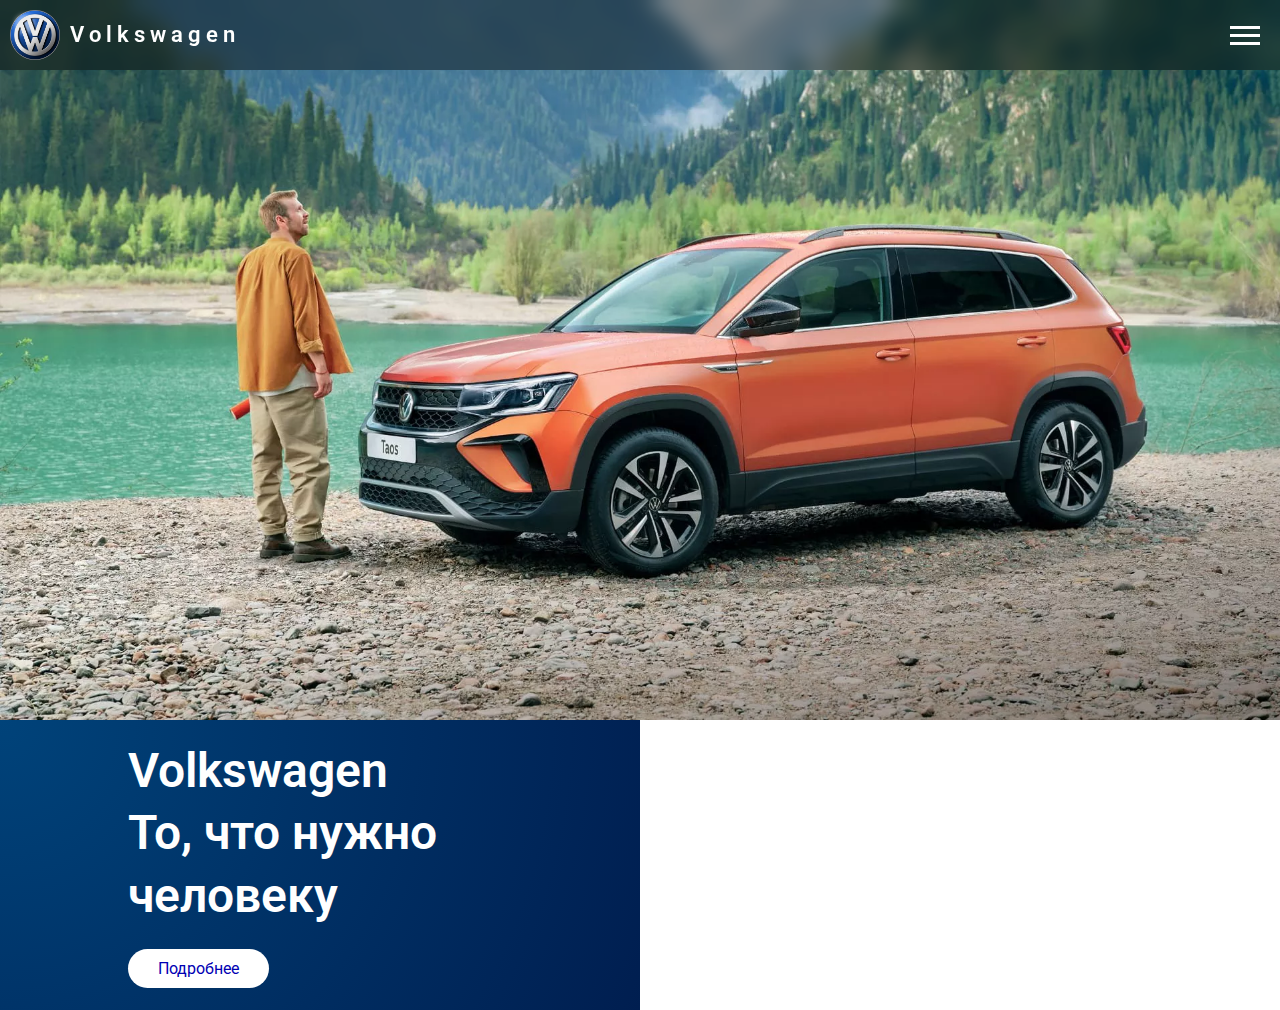
<file: index.html>
<!DOCTYPE html>
<html lang="en">
<head>
  <meta charset="UTF-8">
  <meta name="viewport" content="width=device-width, initial-scale=1.0">
  <meta http-equiv="X-UA-Compatible" content="ie=edge">
  <title>Volkswagen</title>
  <link rel="stylesheet" href="style.css">
</head>
<body>
  <header>
    <a href="index.html">
      <img src="assets/img/volkswagen-logo.png" alt="" >
      <span>Volkswagen</span>
    </a>

    <button class="burger">
      <span></span>
      <span></span>
      <span></span>

      <div class="menu">
        <a href="index.html" class="close">Закрыть</a>
        <a href="about.html" class="page-link">О компании</a>
        <a href="catalog.html" class="page-link">Каталог продукции</a>
        <a href="prices.html" class="page-link">Прайс-лист</a>
      </div>
    </button>
  </header>


  <section class="top">
    <img src="assets/img/top.webp" alt="">
  </section>


  <section class="your-needs">
    <div>
      Volkswagen
      <br>
      То, что нужно
      <br>
      человеку
      <br>

      <a href="about.html">
        Подробнее
      </a>
    </div>
  </section>
</body>
</html>
</file>
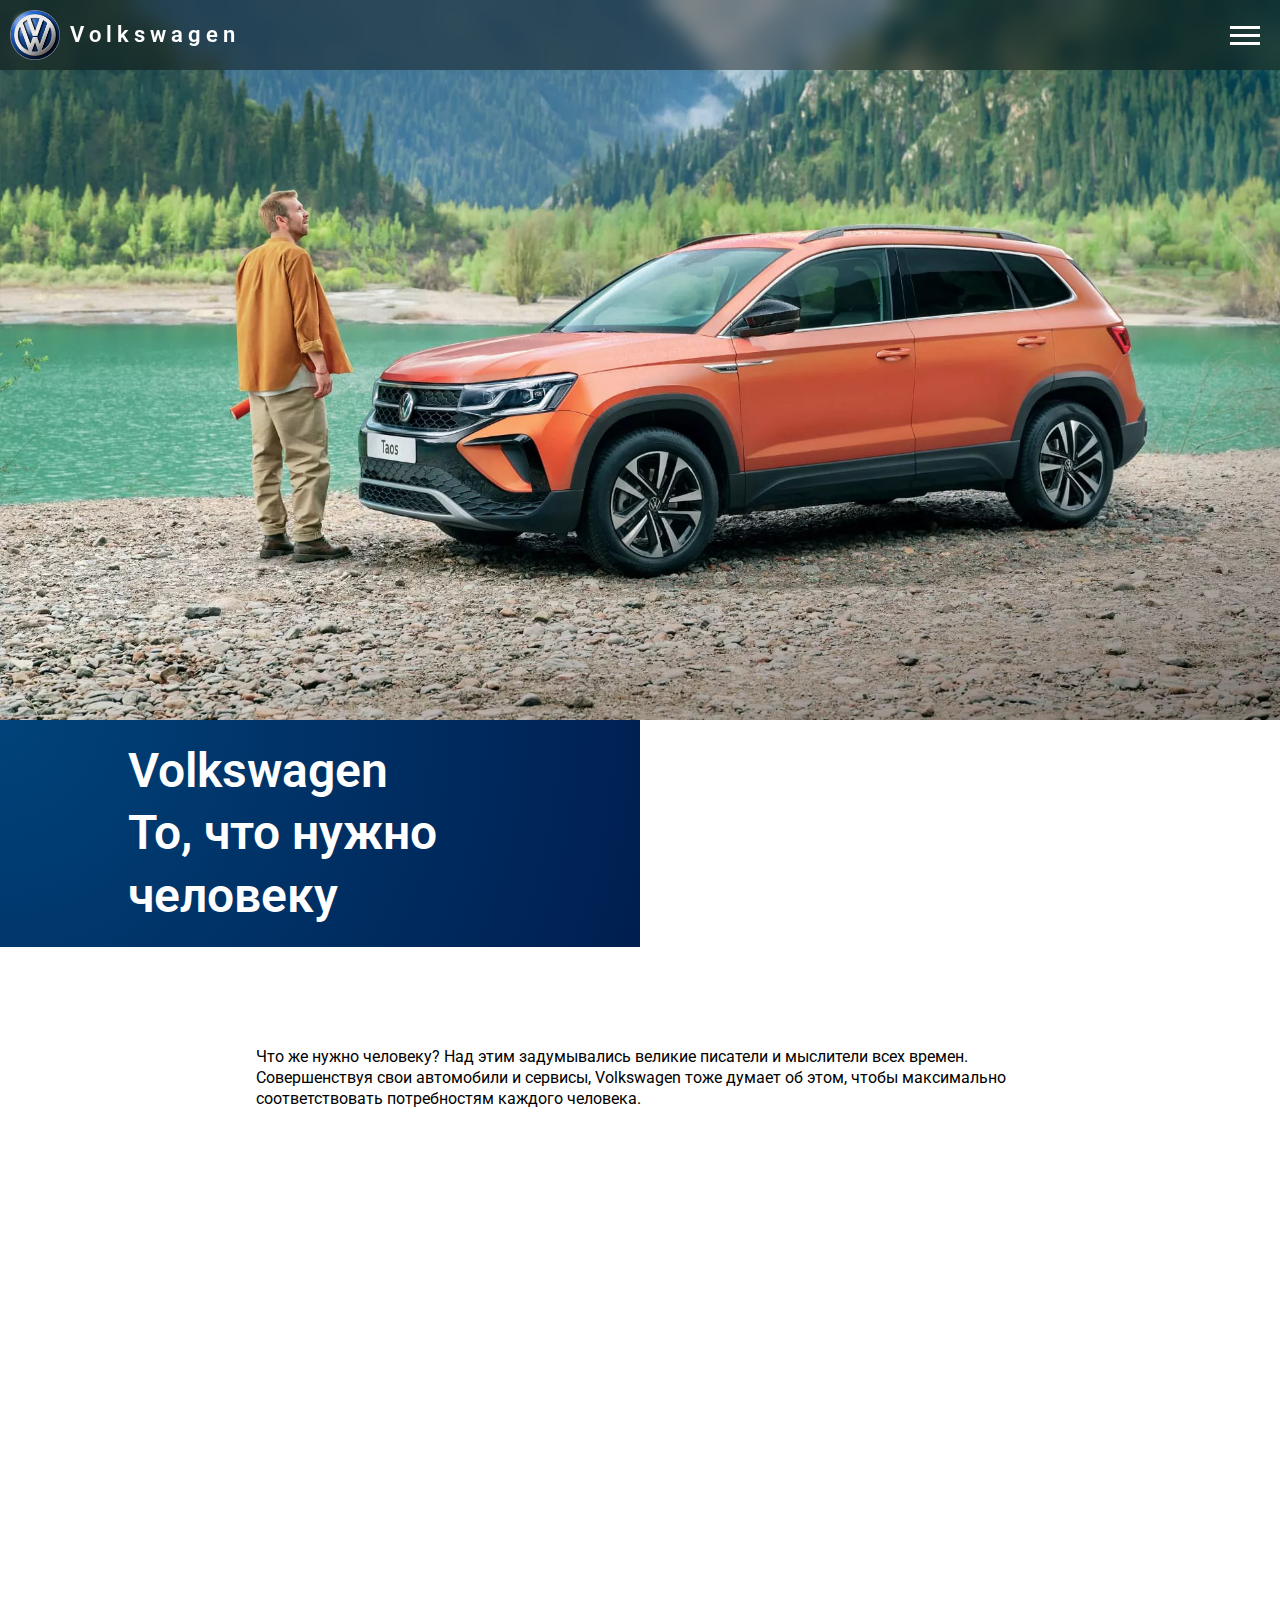
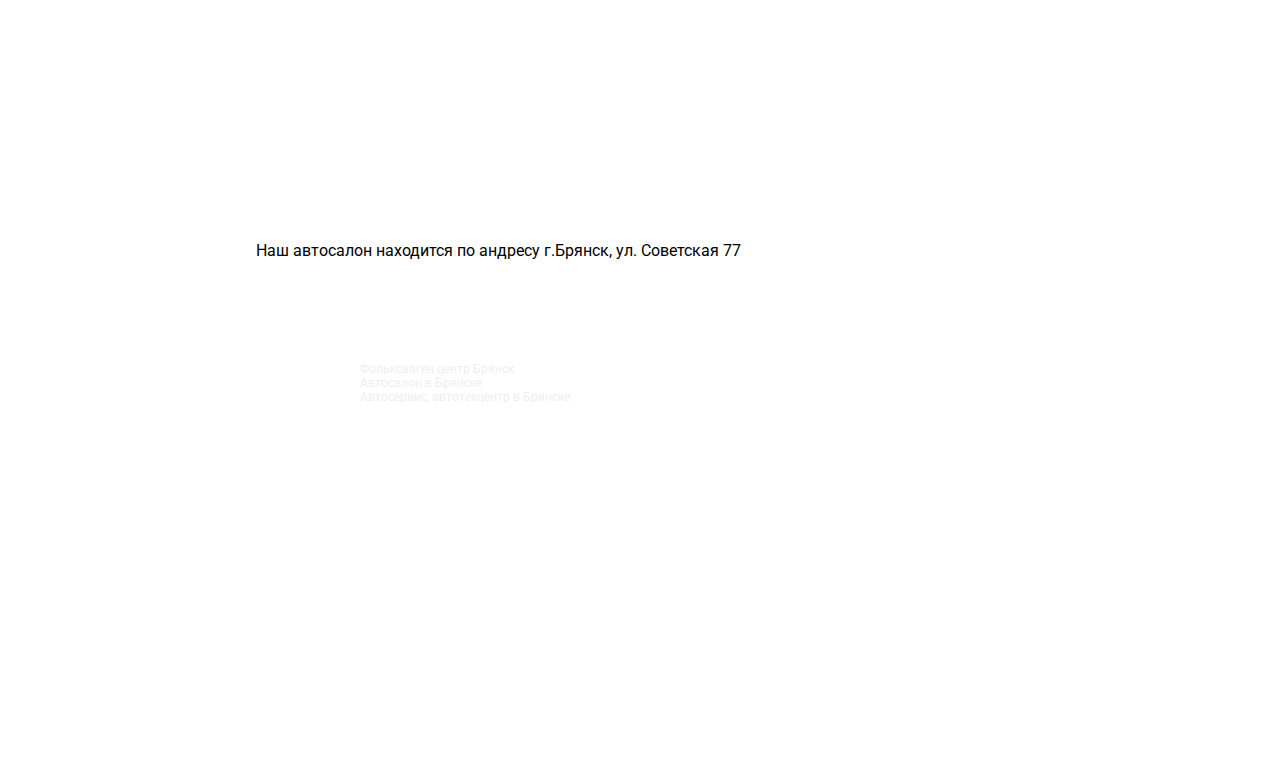
<file: about.html>
<!DOCTYPE html>
<html lang="en">
<head>
  <meta charset="UTF-8">
  <meta name="viewport" content="width=device-width, initial-scale=1.0">
  <meta http-equiv="X-UA-Compatible" content="ie=edge">
  <link rel="stylesheet" href="style.css">
  <title>Volkswagen</title>
</head>
<body>
  <header>
    <a href="index.html">
      <img src="assets/img/volkswagen-logo.png" alt="" >
      <span>Volkswagen</span>
    </a>

    <button class="burger">
      <span></span>
      <span></span>
      <span></span>

      <div class="menu">
        <a href="index.html" class="close">Закрыть</a>
        <a href="about.html" class="page-link">О компании</a>
        <a href="catalog.html" class="page-link">Каталог продукции</a>
        <a href="prices.html" class="page-link">Прайс-лист</a>
      </div>
    </button>
  </header>


  <section class="top">
    <img src="assets/img/top.webp" alt="">
  </section>


  <section class="your-needs">
    <div>
      Volkswagen
      <br>
      То, что нужно
      <br>
      человеку

    </div>
  </section>

  <section class="people-need">
    Что же нужно человеку? Над этим задумывались великие писатели и мыслители всех времен. Совершенствуя свои автомобили и сервисы, Volkswagen тоже думает об этом, чтобы максимально соответствовать потребностям каждого человека.
  </section>

  <video src="https://youtu.be/OtN3jtYPn4o"></video>
  <iframe width="935" height="526" src="https://www.youtube.com/embed/OtN3jtYPn4o" title="Лучшее видео про Volkswagen Golf - Бабушка в главной роли!" frameborder="0" allow="accelerometer; autoplay; clipboard-write; encrypted-media; gyroscope; picture-in-picture" allowfullscreen></iframe>


  <section class="people-need">
    Наш автосалон находится по андресу г.Брянск, ул. Советская 77
  </section>
  <div class="yandex">
    <div class="q"style="position:relative;overflow:hidden;"><a href="https://yandex.ru/maps/org/folksvagen_tsentr_bryansk/1019582614/?utm_medium=mapframe&utm_source=maps" style="color:#eee;font-size:12px;position:absolute;top:0px;">Фольксваген центр Брянск</a><a href="https://yandex.ru/maps/191/bryansk/category/car_dealership/184105322/?utm_medium=mapframe&utm_source=maps" style="color:#eee;font-size:12px;position:absolute;top:14px;">Автосалон в Брянске</a><a href="https://yandex.ru/maps/191/bryansk/category/auto_repair_shop/184105246/?utm_medium=mapframe&utm_source=maps" style="color:#eee;font-size:12px;position:absolute;top:28px;">Автосервис, автотехцентр в Брянске</a><iframe src="https://yandex.ru/map-widget/v1/-/CCUVqCSWDB" width="560" height="400" frameborder="1" allowfullscreen="true" style="position:relative;">
    </iframe></div>
 </div>
</body>
</html>
</file>
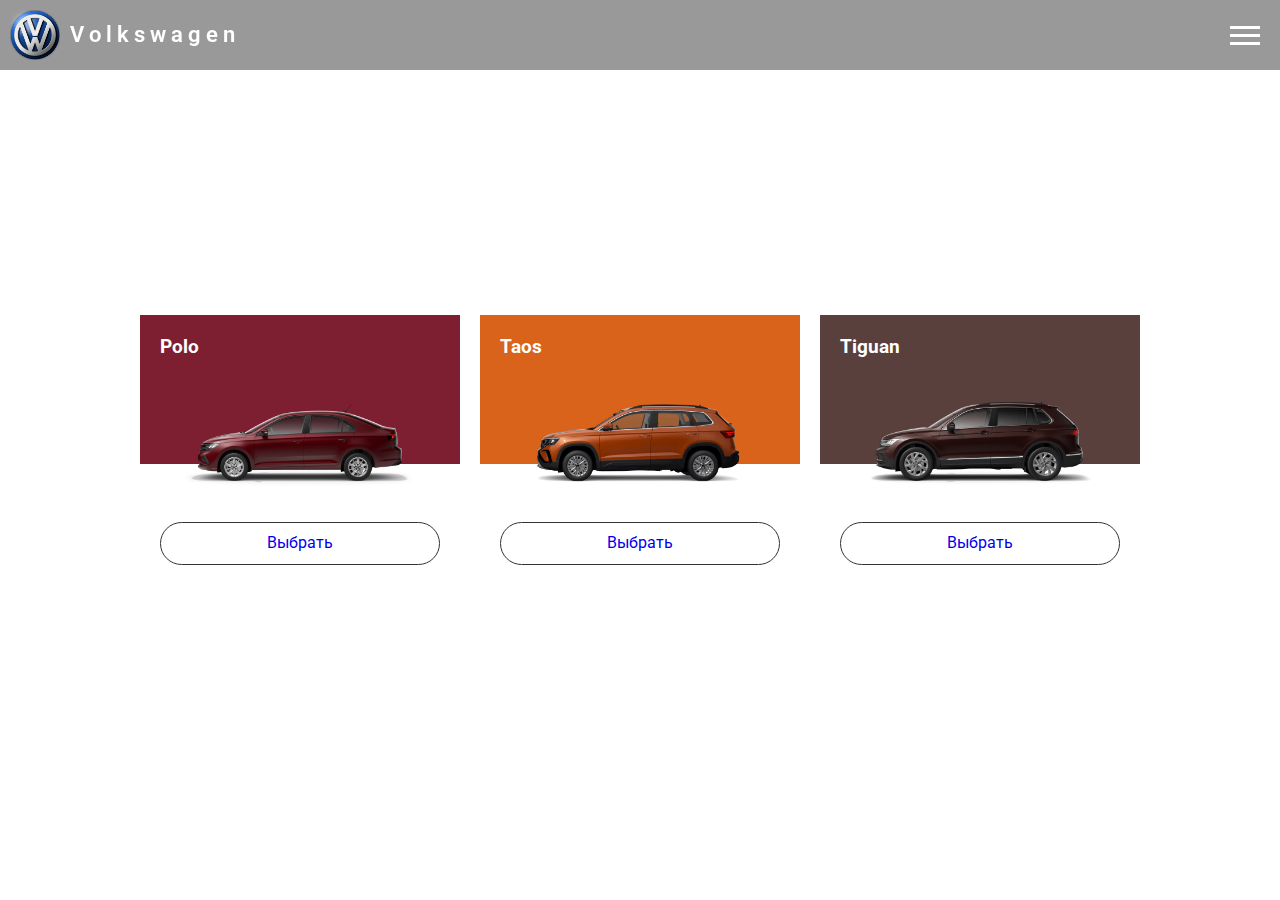
<file: catalog.html>
<!DOCTYPE html>
<html lang="en">
<head>
  <meta charset="UTF-8">
  <meta name="viewport" content="width=device-width, initial-scale=1.0">
  <meta http-equiv="X-UA-Compatible" content="ie=edge">
  <link rel="stylesheet" href="style.css">
  <title>Volkswagen</title>
</head>
<body>
  <header>
    <a href="index.html">
      <img src="assets/img/volkswagen-logo.png" alt="" >
      <span>Volkswagen</span>
    </a>

    <button class="burger">
      <span></span>
      <span></span>
      <span></span>

      <div class="menu">
        <a href="index.html" class="close">Закрыть</a>
        <a href="about.html" class="page-link">О компании</a>
        <a href="catalog.html" class="page-link">Каталог продукции</a>
        <a href="prices.html" class="page-link">Прайс-лист</a>
      </div>
    </button>
  </header>

  <section class="cars-list">
    <div>
      <div class="bg"></div>

      <h3>Polo</h3>

      <img src="assets/img/polo.png" alt="">

      <a href="prices.html">Выбрать</a>
    </div>

    <div>
      <div class="bg"></div>

      <h3>Taos</h3>

      <img src="assets/img/taos.png" alt="">

      <a href="prices.html">Выбрать</a>
    </div>

    <div>
      <div class="bg"></div>

      <h3>Tiguan</h3>

      <img src="assets/img/tiguan.png" alt="">

      <a href="prices.html">Выбрать</a>
    </div>
  </section>
</body>
</html>
</file>
<file: style.css>
@import url('https://fonts.googleapis.com/css2?family=Roboto:wght@300;400;500&display=swap');

*{
  margin: 0;
  padding: 0;
  box-sizing: border-box;
  font-family: 'Roboto', sans-serif;
  line-height: 1.3;
  border: none;
  outline:none;
  text-decoration: none;
}

body {
  max-width: 100%;
}

button,
a {
  cursor: pointer;
}

header {
  width: 100%;
  height: 70px;

  position: fixed;
  top: 0;
  left: 0;
  z-index: 2;

  display: flex;
  align-items: center;
  justify-content: space-between;

  padding: 10px;

  background: rgb(0,0,0,0.4);
  backdrop-filter: blur(10px);
}

header .burger {
  width: 50px;
  height: 50px;

  display: flex;
  align-items: center;
  justify-content: center;
  flex-direction: column;
  gap: 5px;

  background: transparent;
}

header .burger:hover span {
  background: #00ffff;
}

header .burger span {
  width: 30px;
  height: 3px;
  background: #ffffff;
}

header .burger:focus-within .menu {
  display: flex;
}

header .burger .menu {
  display: none;
  align-items: center;
  justify-content: center;
  flex-direction: column;
  gap:30px;

  width: 100%;
  height: 100vh;

  position: fixed;
  top:0;
  left:0;
  z-index: 10;

  padding: 100px 10%;

  background: radial-gradient(circle at 0% 0%, rgb(0, 67, 122) 0%, rgb(0, 30, 80) 100%);

  cursor: default;
}

header .burger .menu a {
  color: #ffffff;
}

header .burger .menu a.close {
  position: absolute;
  top: 30px;
  left: 30px;
}

header .burger .menu a.page-link {
  font-size: 24px;
}

header .burger .menu a.page-link:hover {
  color: #00ffff;
}

header a {
  display: flex;
  align-items: center;
  justify-content: center;
}

header img {
  height: 50px;
  width: 50px;

  margin-right: 10px;
}

header span {
  font-size: 22px;
  font-weight: 600;
  color: #ffffff;
  letter-spacing: 5px;
}


.top {
  display: flex;
}

.top img {
  max-width: 100%;
}

.your-needs a {
    border-radius: 30px;
    background-color: #ffffff;
    color: #0000b3;
    text-align: center;
    font-size: 16px;
    font-weight: 400;
    padding: 10px 30px;
}
.your-needs {
  display: flex;
  align-items: center;
  justify-content: flex-start;
}

.your-needs div {
  width: 50%;

  padding: 20px 10%;

  background: radial-gradient(circle at 0% 0%, rgb(0, 67, 122) 0%, rgb(0, 30, 80) 100%);
  font-size: 48px;
  font-weight: 600;
  color:#ffffff;
}


.people-need {
  padding: 100px 20%;
}


.cars-list {
  width: 100%;
  height: 100vh;

  display: flex;
  align-items: center;
  justify-content: center;
  gap: 20px;
}

.cars-list div {
  width: 25%;
  min-height: 100px;

  position: relative;
  z-index: 1;

  padding: 20px;
}

.cars-list div .bg {
  width: 100%;
  height: 55%;

  position: absolute;
  top: 0;
  left: 0;
  z-index: 2;
}

.cars-list div:nth-child(1) .bg {
  background-color: rgb(125, 31, 49);
}

.cars-list div:nth-child(2) .bg {
  background-color: rgb(217, 99, 27);
}

.cars-list div:nth-child(3) .bg {
  background-color: rgb(89, 64, 61);
}

.cars-list div h3 {
  position: relative;
  z-index: 3;

  color: #ffffff;
}

.cars-list div img {
  width: 100%;

  position: relative;
  z-index: 3;
}

.cars-list div a {
  display: block;

  width: 100%;

  position: relative;
  z-index: 3;

  padding: 10px;

  border: 1px solid #333333;
  border-radius: 30px;
  text-align: center;
}


.prices {
  width: 100%;
  min-height: 100vh;

  display: flex;
  align-items: center;
  justify-content: center;
  flex-direction: column;
}

.prices .list {
  width: 80%;

  border: 1px solid #333333;
}

.prices .row {
  width: 100%;

  display: flex;
  align-items: center;
  justify-content: space-between;

  padding: 10px;

  border-bottom: 1px solid #333333;
}

.prices .row:last-child {
  border-bottom: none;
}

.prices .row .column {
}


.yandex {
  display: flex;
  align-items: center;
  justify-content: center;
}

.q {

}
.column {
width:15%;
text-align:center;
}

.column.red {
  background-color: red;
  
}
</file>
